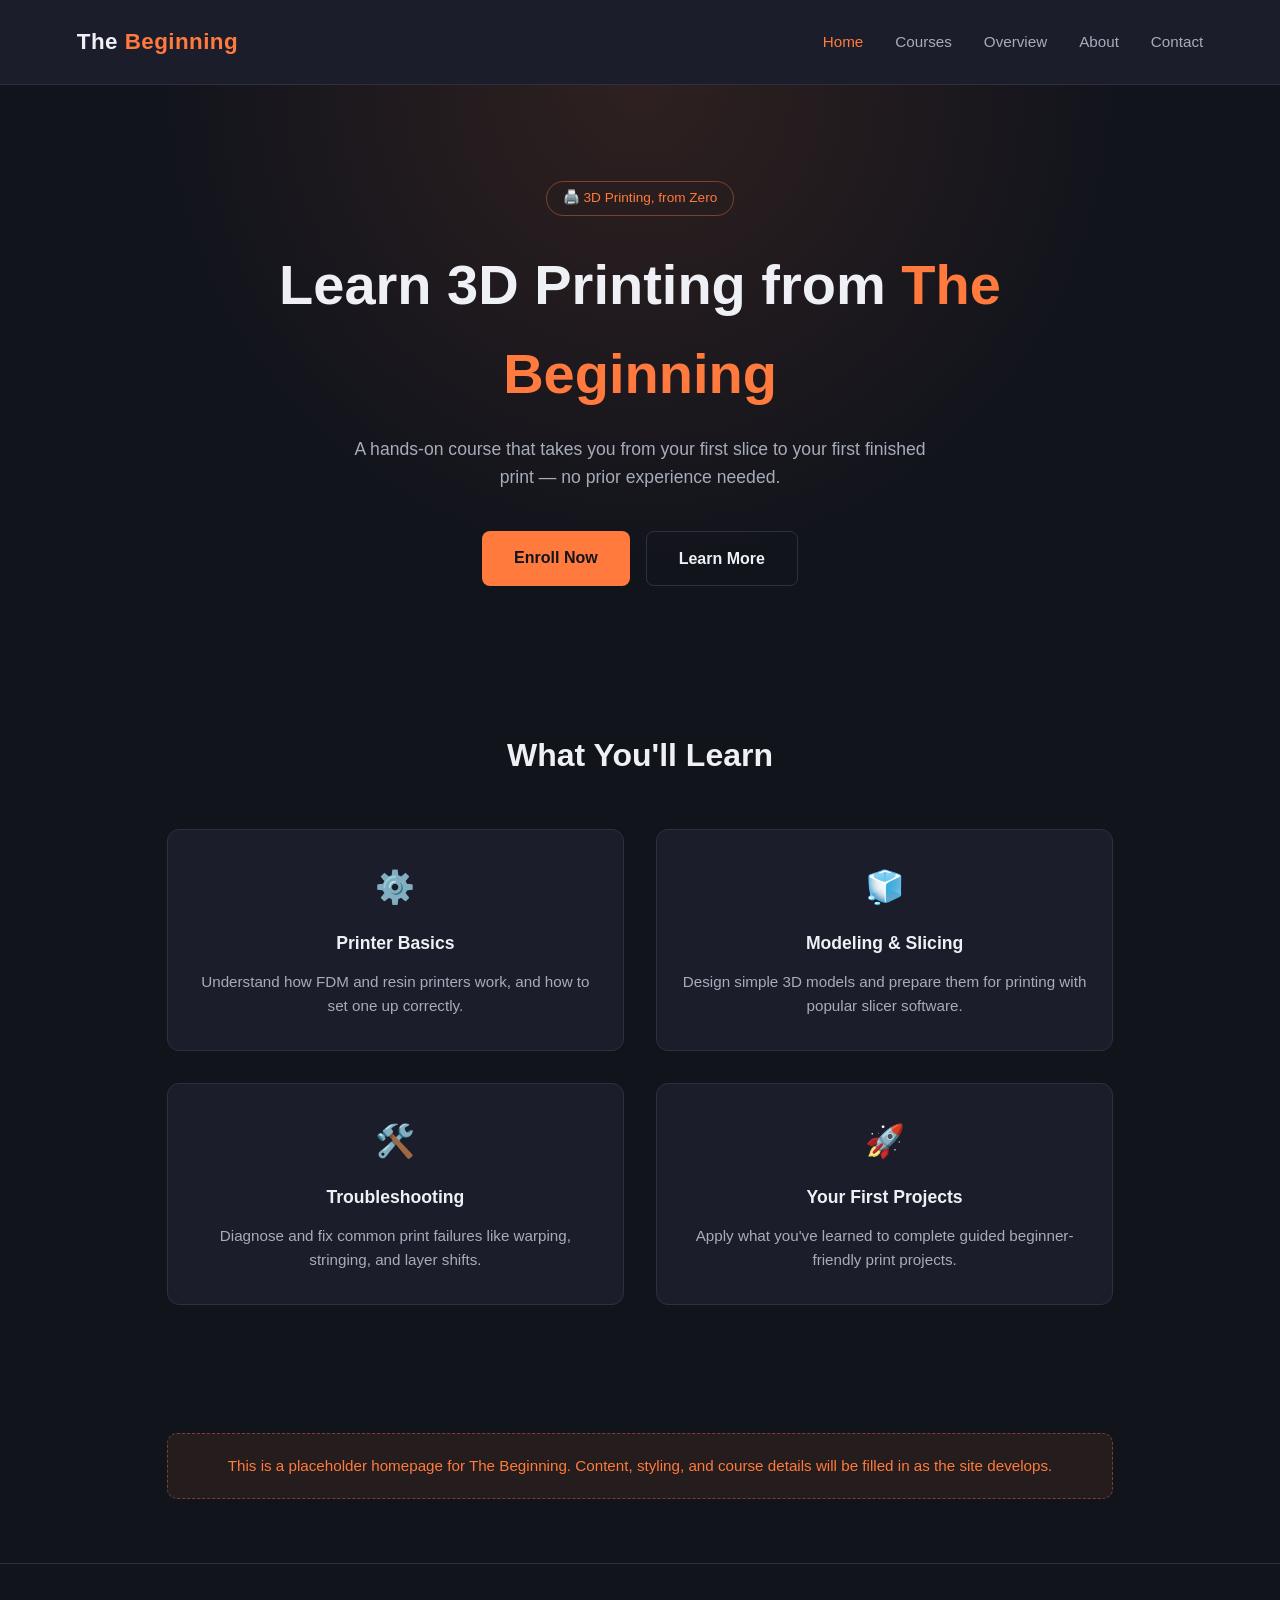
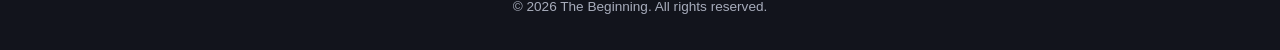
<file: index.html>
<!DOCTYPE html>
<html lang="en">
<head>
  <meta charset="UTF-8">
  <meta name="viewport" content="width=device-width, initial-scale=1.0">
  <title>The Beginning | 3D Printing Course</title>
  <link rel="stylesheet" href="styles.css">
</head>
<body>

  <header>
    <a href="index.html" class="logo">The <span>Beginning</span></a>
    <nav>
      <ul>
        <li><a href="index.html" aria-current="page">Home</a></li>
        <li><a href="courses.html">Courses</a></li>
        <li><a href="overview.html">Overview</a></li>
        <li><a href="about.html">About</a></li>
        <li><a href="contact.html">Contact</a></li>
      </ul>
    </nav>
  </header>

  <main>
    <section class="hero">
      <span class="badge">🖨️ 3D Printing, from Zero</span>
      <h1>Learn 3D Printing from <em>The Beginning</em></h1>
      <p>
        A hands-on course that takes you from your first slice to your first
        finished print — no prior experience needed.
      </p>
      <div class="cta-group">
        <a href="courses.html" class="btn btn-primary">Enroll Now</a>
        <a href="#features" class="btn btn-secondary">Learn More</a>
      </div>
    </section>

    <section id="features">
      <h2>What You'll Learn</h2>
      <div class="features">
        <div class="card">
          <div class="icon">⚙️</div>
          <h3>Printer Basics</h3>
          <p>Understand how FDM and resin printers work, and how to set one up correctly.</p>
        </div>
        <div class="card">
          <div class="icon">🧊</div>
          <h3>Modeling &amp; Slicing</h3>
          <p>Design simple 3D models and prepare them for printing with popular slicer software.</p>
        </div>
        <div class="card">
          <div class="icon">🛠️</div>
          <h3>Troubleshooting</h3>
          <p>Diagnose and fix common print failures like warping, stringing, and layer shifts.</p>
        </div>
        <div class="card">
          <div class="icon">🚀</div>
          <h3>Your First Projects</h3>
          <p>Apply what you've learned to complete guided beginner-friendly print projects.</p>
        </div>
      </div>
    </section>

    <section>
      <p class="placeholder-note">
        This is a placeholder homepage for The Beginning. Content, styling, and
        course details will be filled in as the site develops.
      </p>
    </section>
  </main>

  <footer>
    &copy; 2026 The Beginning. All rights reserved.
  </footer>

</body>
</html>
</file>
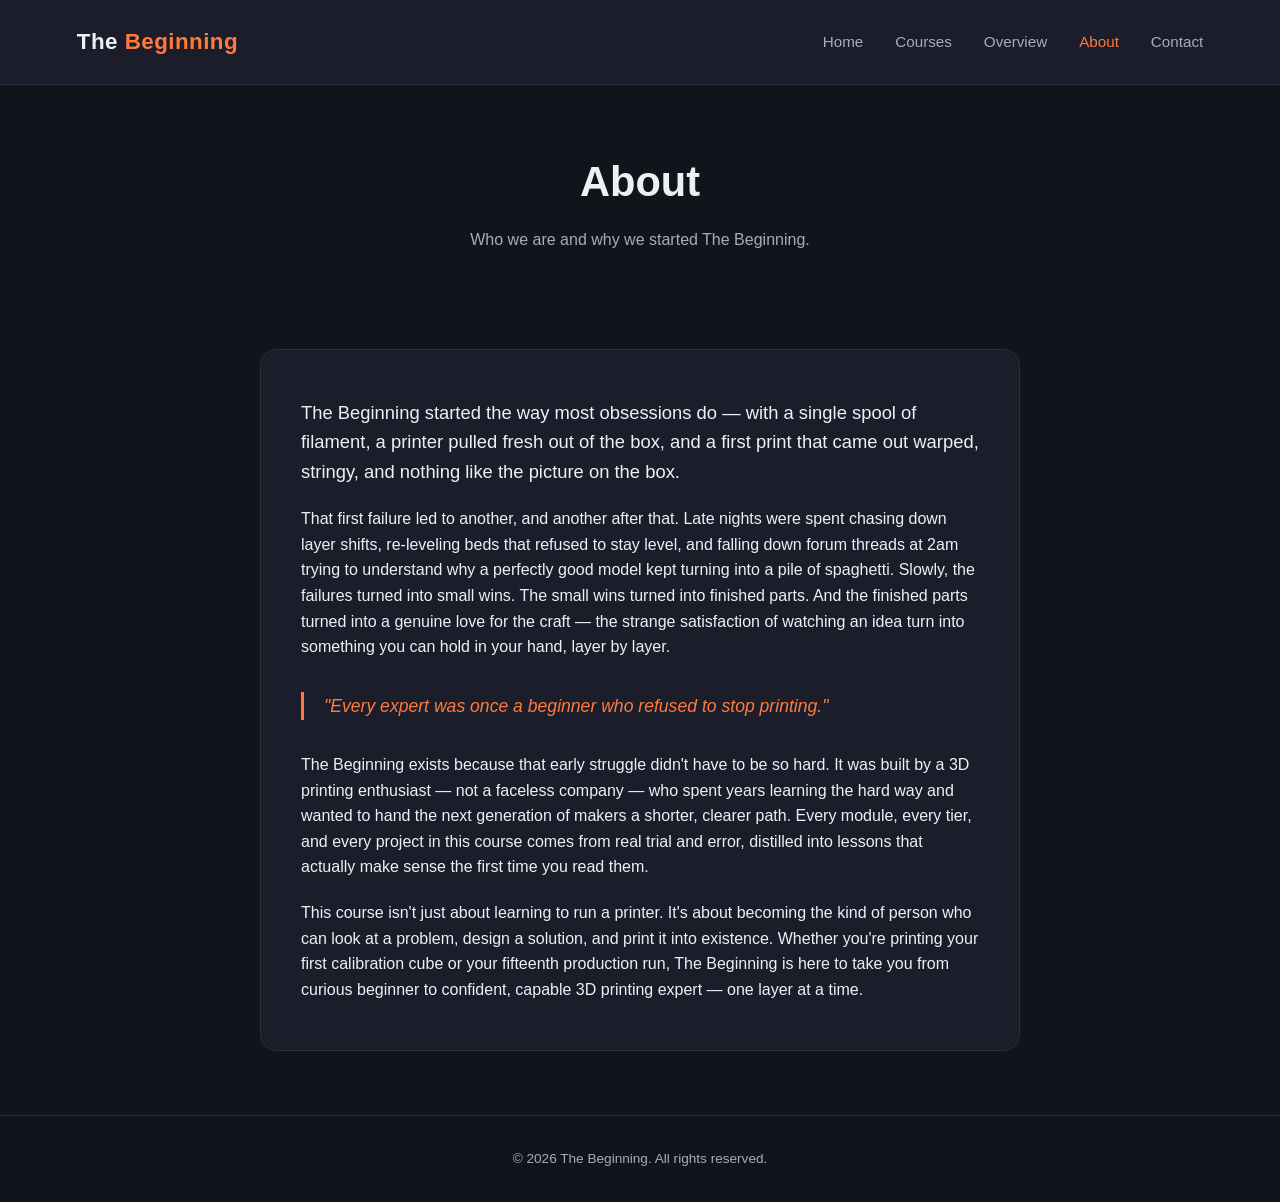
<file: about.html>
<!DOCTYPE html>
<html lang="en">
<head>
  <meta charset="UTF-8">
  <meta name="viewport" content="width=device-width, initial-scale=1.0">
  <title>About | The Beginning</title>
  <link rel="stylesheet" href="styles.css">
</head>
<body>

  <header>
    <a href="index.html" class="logo">The <span>Beginning</span></a>
    <nav>
      <ul>
        <li><a href="index.html">Home</a></li>
        <li><a href="courses.html">Courses</a></li>
        <li><a href="overview.html">Overview</a></li>
        <li><a href="about.html" aria-current="page">About</a></li>
        <li><a href="contact.html">Contact</a></li>
      </ul>
    </nav>
  </header>

  <main>
    <section class="page-hero">
      <h1>About</h1>
      <p>Who we are and why we started The Beginning.</p>
    </section>

    <section>
      <div class="story">
        <p class="lede">
          The Beginning started the way most obsessions do — with a single
          spool of filament, a printer pulled fresh out of the box, and a
          first print that came out warped, stringy, and nothing like the
          picture on the box.
        </p>
        <p>
          That first failure led to another, and another after that. Late
          nights were spent chasing down layer shifts, re-leveling beds that
          refused to stay level, and falling down forum threads at 2am trying
          to understand why a perfectly good model kept turning into a pile
          of spaghetti. Slowly, the failures turned into small wins. The small
          wins turned into finished parts. And the finished parts turned into
          a genuine love for the craft — the strange satisfaction of watching
          an idea turn into something you can hold in your hand, layer by
          layer.
        </p>
        <blockquote>
          "Every expert was once a beginner who refused to stop printing."
        </blockquote>
        <p>
          The Beginning exists because that early struggle didn't have to be
          so hard. It was built by a 3D printing enthusiast — not a faceless
          company — who spent years learning the hard way and wanted to hand
          the next generation of makers a shorter, clearer path. Every module,
          every tier, and every project in this course comes from real trial
          and error, distilled into lessons that actually make sense the
          first time you read them.
        </p>
        <p>
          This course isn't just about learning to run a printer. It's about
          becoming the kind of person who can look at a problem, design a
          solution, and print it into existence. Whether you're printing your
          first calibration cube or your fifteenth production run, The
          Beginning is here to take you from curious beginner to confident,
          capable 3D printing expert — one layer at a time.
        </p>
      </div>
    </section>
  </main>

  <footer>
    &copy; 2026 The Beginning. All rights reserved.
  </footer>

</body>
</html>
</file>
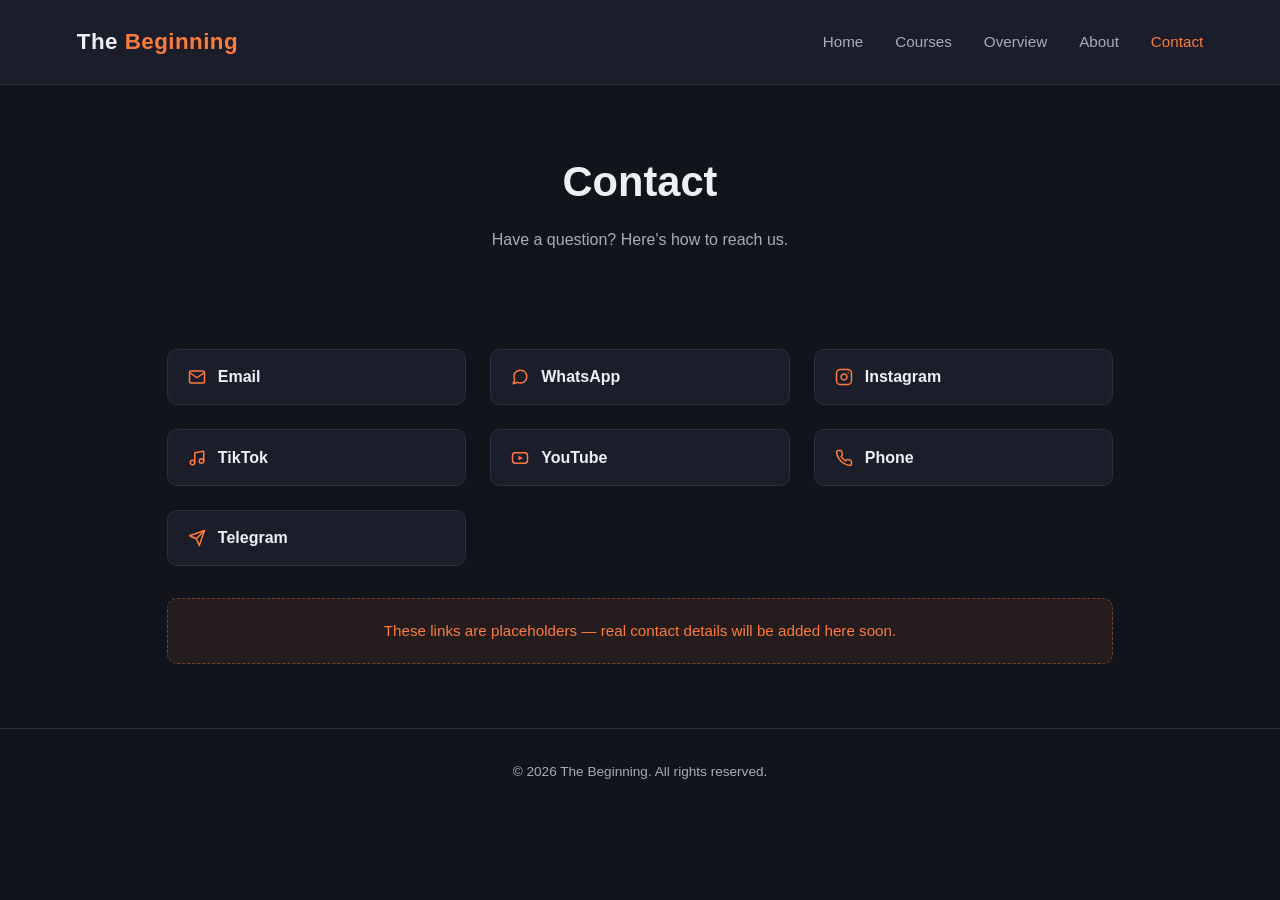
<file: contact.html>
<!DOCTYPE html>
<html lang="en">
<head>
  <meta charset="UTF-8">
  <meta name="viewport" content="width=device-width, initial-scale=1.0">
  <title>Contact | The Beginning</title>
  <link rel="stylesheet" href="styles.css">
</head>
<body>

  <header>
    <a href="index.html" class="logo">The <span>Beginning</span></a>
    <nav>
      <ul>
        <li><a href="index.html">Home</a></li>
        <li><a href="courses.html">Courses</a></li>
        <li><a href="overview.html">Overview</a></li>
        <li><a href="about.html">About</a></li>
        <li><a href="contact.html" aria-current="page">Contact</a></li>
      </ul>
    </nav>
  </header>

  <main>
    <section class="page-hero">
      <h1>Contact</h1>
      <p>Have a question? Here's how to reach us.</p>
    </section>

    <section>
      <div class="contact-grid">

        <a class="contact-card" href="#" aria-label="Email">
          <span class="icon">
            <svg viewBox="0 0 24 24" fill="none" stroke="currentColor" stroke-width="2" stroke-linecap="round" stroke-linejoin="round">
              <path d="M4 4h16c1.1 0 2 .9 2 2v12c0 1.1-.9 2-2 2H4c-1.1 0-2-.9-2-2V6c0-1.1.9-2 2-2z"/>
              <polyline points="22 6 12 13 2 6"/>
            </svg>
          </span>
          Email
        </a>

        <a class="contact-card" href="#" aria-label="WhatsApp">
          <span class="icon">
            <svg viewBox="0 0 24 24" fill="none" stroke="currentColor" stroke-width="2" stroke-linecap="round" stroke-linejoin="round">
              <path d="M21 11.5a8.38 8.38 0 0 1-.9 3.8 8.5 8.5 0 0 1-7.6 4.7 8.38 8.38 0 0 1-3.8-.9L3 21l1.9-5.7a8.38 8.38 0 0 1-.9-3.8 8.5 8.5 0 0 1 4.7-7.6 8.38 8.38 0 0 1 3.8-.9h.5a8.48 8.48 0 0 1 8 8v.5z"/>
            </svg>
          </span>
          WhatsApp
        </a>

        <a class="contact-card" href="#" aria-label="Instagram">
          <span class="icon">
            <svg viewBox="0 0 24 24" fill="none" stroke="currentColor" stroke-width="2" stroke-linecap="round" stroke-linejoin="round">
              <rect x="2" y="2" width="20" height="20" rx="5" ry="5"/>
              <path d="M16 11.37A4 4 0 1 1 12.63 8 4 4 0 0 1 16 11.37z"/>
              <line x1="17.5" y1="6.5" x2="17.51" y2="6.5"/>
            </svg>
          </span>
          Instagram
        </a>

        <a class="contact-card" href="#" aria-label="TikTok">
          <span class="icon">
            <svg viewBox="0 0 24 24" fill="none" stroke="currentColor" stroke-width="2" stroke-linecap="round" stroke-linejoin="round">
              <path d="M9 18V5l12-2v13"/>
              <circle cx="6" cy="18" r="3"/>
              <circle cx="18" cy="16" r="3"/>
            </svg>
          </span>
          TikTok
        </a>

        <a class="contact-card" href="#" aria-label="YouTube">
          <span class="icon">
            <svg viewBox="0 0 24 24" fill="none" stroke="currentColor" stroke-width="2" stroke-linecap="round" stroke-linejoin="round">
              <rect x="2" y="5" width="20" height="14" rx="4"/>
              <polygon points="10 9 16 12 10 15" fill="currentColor" stroke="none"/>
            </svg>
          </span>
          YouTube
        </a>

        <a class="contact-card" href="#" aria-label="Phone">
          <span class="icon">
            <svg viewBox="0 0 24 24" fill="none" stroke="currentColor" stroke-width="2" stroke-linecap="round" stroke-linejoin="round">
              <path d="M22 16.92v3a2 2 0 0 1-2.18 2 19.79 19.79 0 0 1-8.63-3.07 19.5 19.5 0 0 1-6-6 19.79 19.79 0 0 1-3.07-8.67A2 2 0 0 1 4.11 2h3a2 2 0 0 1 2 1.72c.13.96.36 1.9.7 2.81a2 2 0 0 1-.45 2.11L8.09 9.91a16 16 0 0 0 6 6l1.27-1.27a2 2 0 0 1 2.11-.45c.91.34 1.85.57 2.81.7A2 2 0 0 1 22 16.92z"/>
            </svg>
          </span>
          Phone
        </a>

        <a class="contact-card" href="#" aria-label="Telegram">
          <span class="icon">
            <svg viewBox="0 0 24 24" fill="none" stroke="currentColor" stroke-width="2" stroke-linecap="round" stroke-linejoin="round">
              <line x1="22" y1="2" x2="11" y2="13"/>
              <polygon points="22 2 15 22 11 13 2 9 22 2"/>
            </svg>
          </span>
          Telegram
        </a>

      </div>

      <p class="placeholder-note placeholder-note-spaced">
        These links are placeholders — real contact details will be added
        here soon.
      </p>
    </section>
  </main>

  <footer>
    &copy; 2026 The Beginning. All rights reserved.
  </footer>

</body>
</html>
</file>
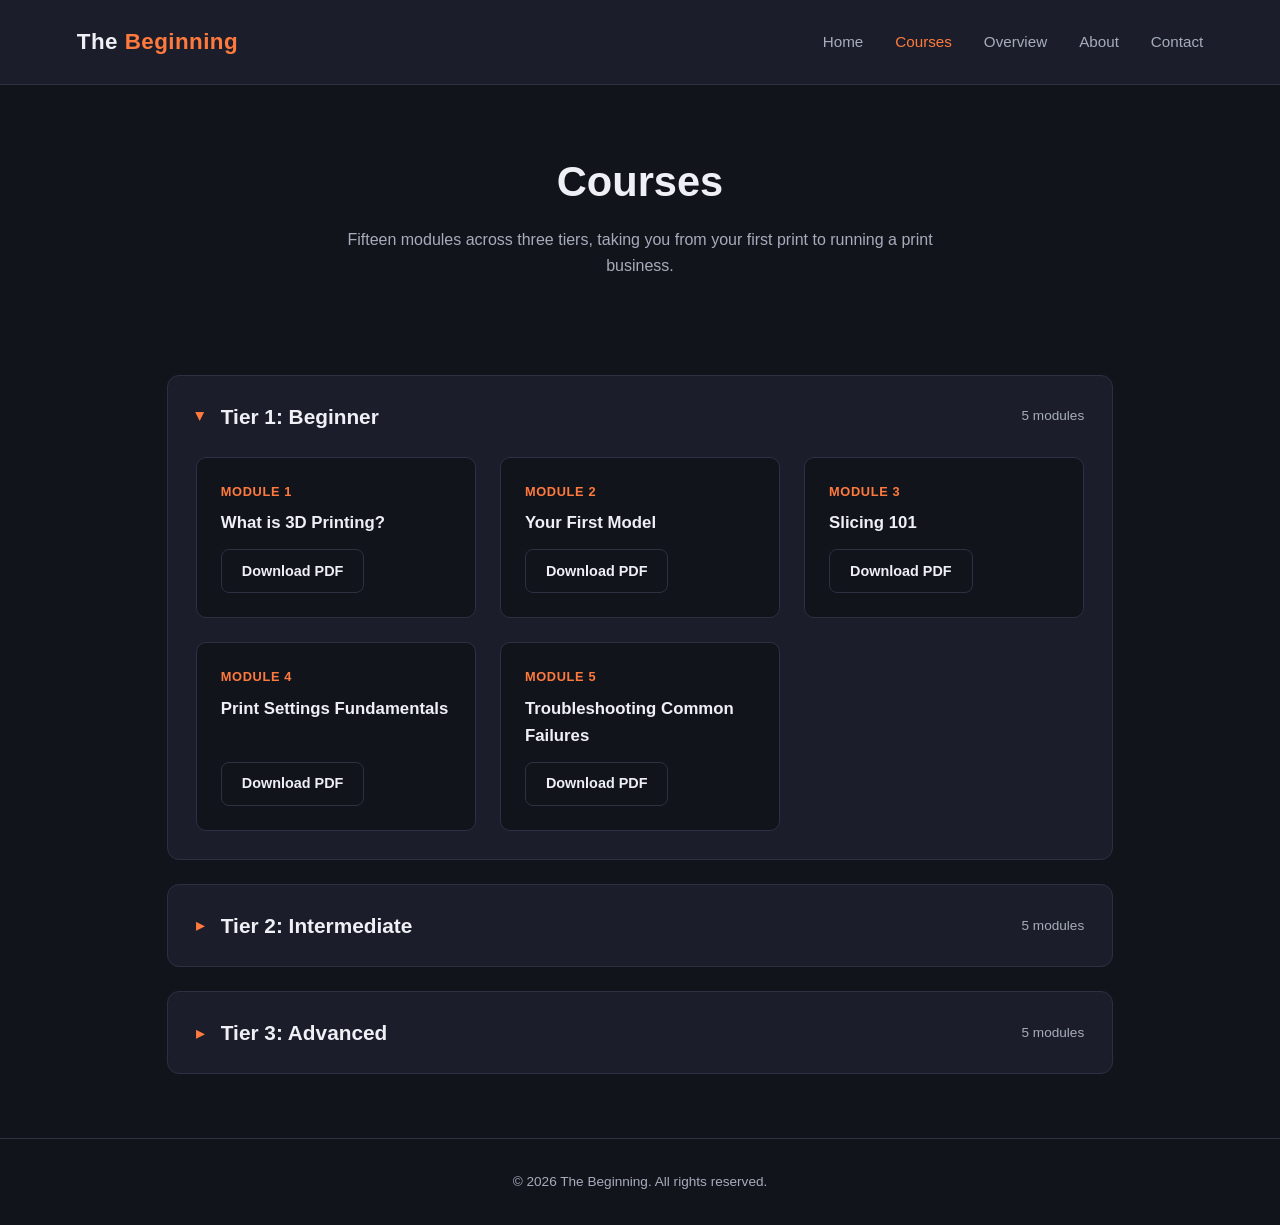
<file: courses.html>
<!DOCTYPE html>
<html lang="en">
<head>
  <meta charset="UTF-8">
  <meta name="viewport" content="width=device-width, initial-scale=1.0">
  <title>Courses | The Beginning</title>
  <link rel="stylesheet" href="styles.css">
</head>
<body>

  <header>
    <a href="index.html" class="logo">The <span>Beginning</span></a>
    <nav>
      <ul>
        <li><a href="index.html">Home</a></li>
        <li><a href="courses.html" aria-current="page">Courses</a></li>
        <li><a href="overview.html">Overview</a></li>
        <li><a href="about.html">About</a></li>
        <li><a href="contact.html">Contact</a></li>
      </ul>
    </nav>
  </header>

  <main>
    <section class="page-hero">
      <h1>Courses</h1>
      <p>Fifteen modules across three tiers, taking you from your first print to running a print business.</p>
    </section>

    <section>
      <div class="tiers">

        <details class="tier" open>
          <summary>
            <span class="tier-title">Tier 1: Beginner</span>
            <span class="tier-count">5 modules</span>
          </summary>
          <div class="modules">
            <div class="module-card">
              <span class="module-number">Module 1</span>
              <h3>What is 3D Printing?</h3>
              <a class="btn btn-secondary" href="The-Beginning_Module-1_What-is-3D-Printing.pdf">Download PDF</a>
            </div>
            <div class="module-card">
              <span class="module-number">Module 2</span>
              <h3>Your First Model</h3>
              <a class="btn btn-secondary" href="The-Beginning_Module-2_Your-First-Model.pdf">Download PDF</a>
            </div>
            <div class="module-card">
              <span class="module-number">Module 3</span>
              <h3>Slicing 101</h3>
              <a class="btn btn-secondary" href="The-Beginning_Module-3_Slicing-101.pdf">Download PDF</a>
            </div>
            <div class="module-card">
              <span class="module-number">Module 4</span>
              <h3>Print Settings Fundamentals</h3>
              <a class="btn btn-secondary" href="The-Beginning_Module-4_Print-Settings-Fundamentals.pdf">Download PDF</a>
            </div>
            <div class="module-card">
              <span class="module-number">Module 5</span>
              <h3>Troubleshooting Common Failures</h3>
              <a class="btn btn-secondary" href="The-Beginning_Module-5_Troubleshooting.pdf">Download PDF</a>
            </div>
          </div>
        </details>

        <details class="tier">
          <summary>
            <span class="tier-title">Tier 2: Intermediate</span>
            <span class="tier-count">5 modules</span>
          </summary>
          <div class="modules">
            <div class="module-card">
              <span class="module-number">Module 6</span>
              <h3>Intro to Parametric Design</h3>
              <a class="btn btn-secondary" href="The-Beginning_Module-6_Parametric-Design.pdf">Download PDF</a>
            </div>
            <div class="module-card">
              <span class="module-number">Module 7</span>
              <h3>Design for Printability</h3>
              <a class="btn btn-secondary" href="The-Beginning_Module-7_Design-for-Printability.pdf">Download PDF</a>
            </div>
            <div class="module-card">
              <span class="module-number">Module 8</span>
              <h3>Advanced Slicer Settings</h3>
              <a class="btn btn-secondary" href="The-Beginning_Module-8_Advanced-Slicer-Settings.pdf">Download PDF</a>
            </div>
            <div class="module-card">
              <span class="module-number">Module 9</span>
              <h3>Materials Deep Dive</h3>
              <a class="btn btn-secondary" href="The-Beginning_Module-9_Materials-Deep-Dive.pdf">Download PDF</a>
            </div>
            <div class="module-card">
              <span class="module-number">Module 10</span>
              <h3>Calibration &amp; Tuning</h3>
              <a class="btn btn-secondary" href="The-Beginning_Module-10_Calibration-Tuning.pdf">Download PDF</a>
            </div>
          </div>
        </details>

        <details class="tier">
          <summary>
            <span class="tier-title">Tier 3: Advanced</span>
            <span class="tier-count">5 modules</span>
          </summary>
          <div class="modules">
            <div class="module-card">
              <span class="module-number">Module 11</span>
              <h3>AI-Assisted Design</h3>
              <a class="btn btn-secondary" href="The-Beginning_Module-11_AI-Assisted-Design.pdf">Download PDF</a>
            </div>
            <div class="module-card">
              <span class="module-number">Module 12</span>
              <h3>AI in Slicing &amp; Print Optimization</h3>
              <a class="btn btn-secondary" href="The-Beginning_Module-12_AI-in-Slicing.pdf">Download PDF</a>
            </div>
            <div class="module-card">
              <span class="module-number">Module 13</span>
              <h3>Functional &amp; Mechanical Design</h3>
              <a class="btn btn-secondary" href="The-Beginning_Module-13_Functional-Mechanical-Design.pdf">Download PDF</a>
            </div>
            <div class="module-card">
              <span class="module-number">Module 14</span>
              <h3>Production &amp; Scaling</h3>
              <a class="btn btn-secondary" href="The-Beginning_Module-14_Production-Scaling.pdf">Download PDF</a>
            </div>
            <div class="module-card">
              <span class="module-number">Module 15</span>
              <h3>Monetization &amp; Publishing</h3>
              <a class="btn btn-secondary" href="The-Beginning_Module-15_Monetization-Publishing.pdf">Download PDF</a>
            </div>
          </div>
        </details>

      </div>
    </section>
  </main>

  <footer>
    &copy; 2026 The Beginning. All rights reserved.
  </footer>

</body>
</html>
</file>
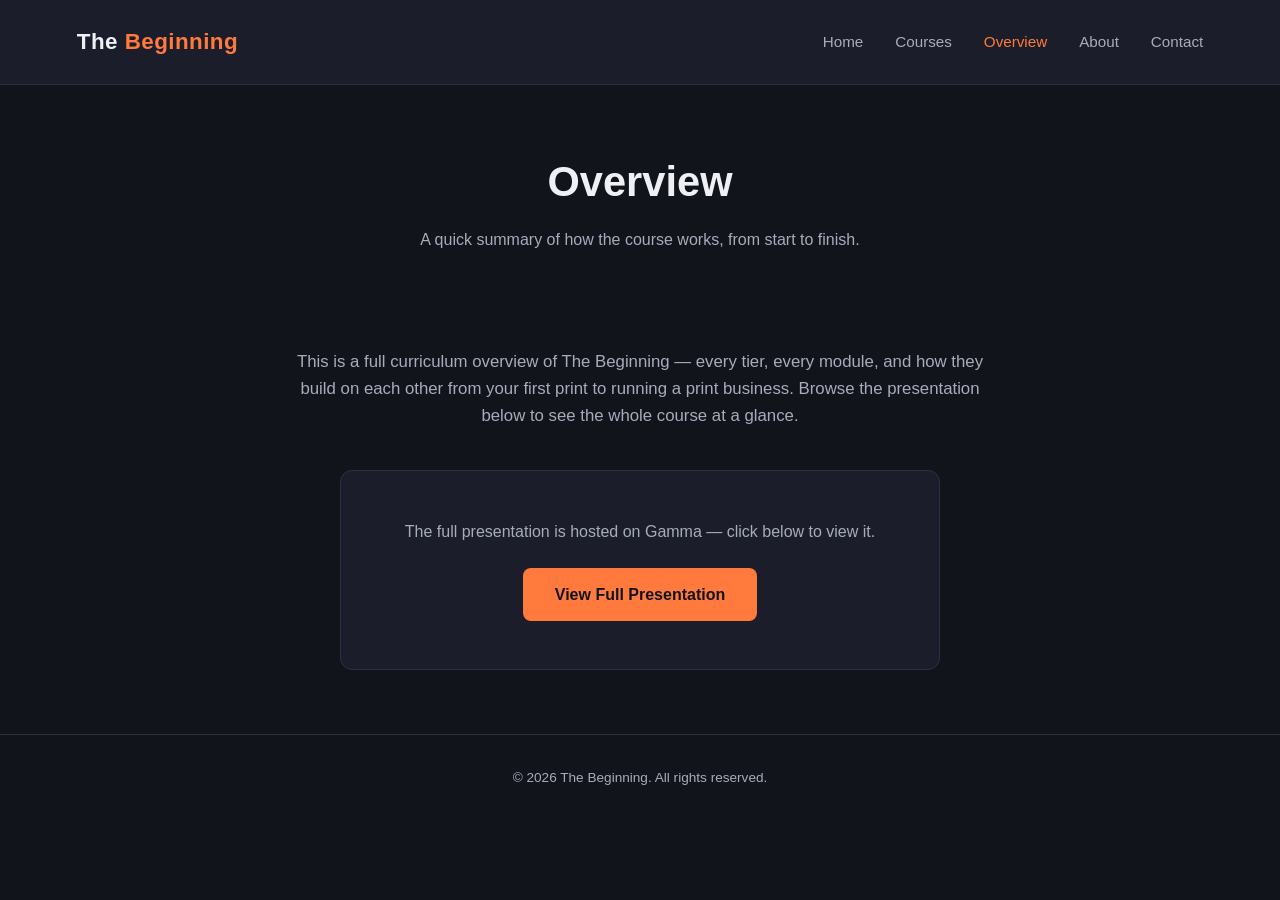
<file: overview.html>
<!DOCTYPE html>
<html lang="en">
<head>
  <meta charset="UTF-8">
  <meta name="viewport" content="width=device-width, initial-scale=1.0">
  <title>Overview | The Beginning</title>
  <link rel="stylesheet" href="styles.css">
</head>
<body>

  <header>
    <a href="index.html" class="logo">The <span>Beginning</span></a>
    <nav>
      <ul>
        <li><a href="index.html">Home</a></li>
        <li><a href="courses.html">Courses</a></li>
        <li><a href="overview.html" aria-current="page">Overview</a></li>
        <li><a href="about.html">About</a></li>
        <li><a href="contact.html">Contact</a></li>
      </ul>
    </nav>
  </header>

  <main>
    <section class="page-hero">
      <h1>Overview</h1>
      <p>A quick summary of how the course works, from start to finish.</p>
    </section>

    <section>
      <p class="intro-text">
        This is a full curriculum overview of The Beginning — every tier, every
        module, and how they build on each other from your first print to
        running a print business. Browse the presentation below to see the
        whole course at a glance.
      </p>

      <div class="embed-callout">
        <p>The full presentation is hosted on Gamma — click below to view it.</p>
        <a
          class="btn btn-primary"
          href="https://gamma.app/docs/The-Beginning-Full-Course-Overview-ae4xjyxz0k9hhqm"
          target="_blank"
          rel="noopener noreferrer">
          View Full Presentation
        </a>
      </div>
    </section>
  </main>

  <footer>
    &copy; 2026 The Beginning. All rights reserved.
  </footer>

</body>
</html>
</file>
<file: styles.css>
:root {
  --bg: #12141c;
  --panel: #1b1e2a;
  --accent: #ff7a3c;
  --text: #eef0f5;
  --text-muted: #a7acbb;
  --border: #2c3040;
}

* {
  box-sizing: border-box;
  margin: 0;
  padding: 0;
}

body {
  font-family: 'Segoe UI', Arial, sans-serif;
  background: var(--bg);
  color: var(--text);
  line-height: 1.6;
}

header {
  display: flex;
  align-items: center;
  justify-content: space-between;
  padding: 1.5rem 6%;
  background: var(--panel);
  border-bottom: 1px solid var(--border);
}

.logo {
  font-size: 1.4rem;
  font-weight: 700;
  color: var(--text);
  letter-spacing: 0.02em;
  text-decoration: none;
}

.logo span {
  color: var(--accent);
}

nav ul {
  list-style: none;
  display: flex;
  gap: 2rem;
}

nav a {
  color: var(--text-muted);
  text-decoration: none;
  font-size: 0.95rem;
  transition: color 0.2s ease;
}

nav a:hover,
nav a[aria-current="page"] {
  color: var(--accent);
}

.hero {
  text-align: center;
  padding: 6rem 6% 5rem;
  background: radial-gradient(circle at 50% 0%, rgba(255, 122, 60, 0.12), transparent 60%);
}

.hero .badge {
  display: inline-block;
  padding: 0.35rem 1rem;
  border: 1px solid rgba(255, 122, 60, 0.4);
  border-radius: 999px;
  color: var(--accent);
  font-size: 0.85rem;
  margin-bottom: 1.5rem;
}

.hero h1 {
  font-size: clamp(2.2rem, 5vw, 3.5rem);
  margin-bottom: 1rem;
}

.hero h1 em {
  font-style: normal;
  color: var(--accent);
}

.hero p {
  max-width: 600px;
  margin: 0 auto 2.5rem;
  color: var(--text-muted);
  font-size: 1.1rem;
}

.cta-group {
  display: flex;
  justify-content: center;
  gap: 1rem;
  flex-wrap: wrap;
}

.btn {
  display: inline-block;
  padding: 0.85rem 2rem;
  border-radius: 8px;
  font-weight: 600;
  text-decoration: none;
  transition: transform 0.15s ease, opacity 0.15s ease;
}

.btn:hover {
  transform: translateY(-2px);
}

.btn-primary {
  background: var(--accent);
  color: var(--bg);
}

.btn-secondary {
  background: transparent;
  color: var(--text);
  border: 1px solid var(--border);
}

main {
  min-height: 60vh;
}

section {
  padding: 4rem 6%;
  max-width: 1100px;
  margin: 0 auto;
}

section h2 {
  text-align: center;
  font-size: 2rem;
  margin-bottom: 3rem;
}

.features {
  display: grid;
  grid-template-columns: repeat(2, 1fr);
  gap: 2rem;
}

.card {
  background: var(--panel);
  border: 1px solid var(--border);
  border-radius: 12px;
  padding: 2rem 1.5rem;
  text-align: center;
}

.card .icon {
  font-size: 2rem;
  margin-bottom: 1rem;
}

.card h3 {
  margin-bottom: 0.75rem;
  font-size: 1.1rem;
}

.card p {
  color: var(--text-muted);
  font-size: 0.95rem;
}

.placeholder-note {
  text-align: center;
  background: rgba(255, 122, 60, 0.08);
  border: 1px dashed rgba(255, 122, 60, 0.4);
  border-radius: 10px;
  padding: 1.25rem;
  color: var(--accent);
  font-size: 0.95rem;
}

.tiers {
  display: flex;
  flex-direction: column;
  gap: 1.5rem;
}

.tier {
  background: var(--panel);
  border: 1px solid var(--border);
  border-radius: 12px;
  overflow: hidden;
}

.tier > summary {
  cursor: pointer;
  list-style: none;
  display: flex;
  align-items: center;
  gap: 1rem;
  padding: 1.5rem 1.75rem;
}

.tier > summary::-webkit-details-marker {
  display: none;
}

.tier > summary::before {
  content: '▸';
  color: var(--accent);
  font-size: 1.1rem;
  flex-shrink: 0;
  transition: transform 0.2s ease;
}

.tier[open] > summary::before {
  transform: rotate(90deg);
}

.tier-title {
  font-size: 1.3rem;
  font-weight: 700;
}

.tier-count {
  margin-left: auto;
  color: var(--text-muted);
  font-size: 0.85rem;
  font-weight: 400;
}

.modules {
  display: grid;
  grid-template-columns: repeat(auto-fit, minmax(220px, 1fr));
  gap: 1.5rem;
  padding: 0 1.75rem 1.75rem;
}

.module-card {
  background: var(--bg);
  border: 1px solid var(--border);
  border-radius: 10px;
  padding: 1.5rem;
  display: flex;
  flex-direction: column;
  gap: 0.5rem;
}

.module-number {
  color: var(--accent);
  font-size: 0.8rem;
  font-weight: 700;
  letter-spacing: 0.05em;
  text-transform: uppercase;
}

.module-card h3 {
  font-size: 1.05rem;
  margin-bottom: 0.25rem;
}

.module-card .btn {
  margin-top: auto;
  align-self: flex-start;
  padding: 0.6rem 1.25rem;
  font-size: 0.9rem;
}

.intro-text {
  max-width: 700px;
  margin: 0 auto 2.5rem;
  text-align: center;
  color: var(--text-muted);
  font-size: 1.05rem;
}

.embed-callout {
  max-width: 600px;
  margin: 0 auto;
  text-align: center;
  background: var(--panel);
  border: 1px solid var(--border);
  border-radius: 12px;
  padding: 3rem 2rem;
}

.embed-callout p {
  color: var(--text-muted);
  margin-bottom: 1.5rem;
}

.story {
  max-width: 760px;
  margin: 0 auto;
  background: var(--panel);
  border: 1px solid var(--border);
  border-radius: 16px;
  padding: 3rem 2.5rem;
}

.story p {
  margin-bottom: 1.25rem;
}

.story p:last-child {
  margin-bottom: 0;
}

.story p.lede {
  font-size: 1.15rem;
}

.story blockquote {
  border-left: 3px solid var(--accent);
  padding-left: 1.25rem;
  margin: 2rem 0;
  color: var(--accent);
  font-style: italic;
  font-size: 1.1rem;
}

.contact-grid {
  display: grid;
  grid-template-columns: repeat(auto-fit, minmax(240px, 1fr));
  gap: 1.5rem;
}

.contact-card {
  display: flex;
  align-items: center;
  gap: 0.75rem;
  background: var(--panel);
  border: 1px solid var(--border);
  border-radius: 10px;
  padding: 0.9rem 1.25rem;
  text-decoration: none;
  color: var(--text);
  font-weight: 600;
  transition: border-color 0.2s ease, transform 0.15s ease;
}

.contact-card:hover {
  border-color: var(--accent);
  transform: translateY(-2px);
}

.contact-card .icon {
  display: inline-flex;
  width: 18px;
  height: 18px;
  flex-shrink: 0;
  color: var(--accent);
}

.contact-card .icon svg {
  width: 100%;
  height: 100%;
}

.placeholder-note-spaced {
  margin-top: 2rem;
}

.page-hero {
  text-align: center;
  padding: 4rem 6% 2rem;
}

.page-hero h1 {
  font-size: clamp(1.8rem, 4vw, 2.6rem);
  margin-bottom: 0.75rem;
}

.page-hero p {
  color: var(--text-muted);
  max-width: 600px;
  margin: 0 auto;
}

footer {
  text-align: center;
  padding: 2rem 6%;
  color: var(--text-muted);
  font-size: 0.85rem;
  border-top: 1px solid var(--border);
}

@media (max-width: 640px) {
  .features {
    grid-template-columns: 1fr;
  }

  header {
    flex-direction: column;
    gap: 1rem;
  }

  nav ul {
    gap: 1.25rem;
  }
}
</file>
